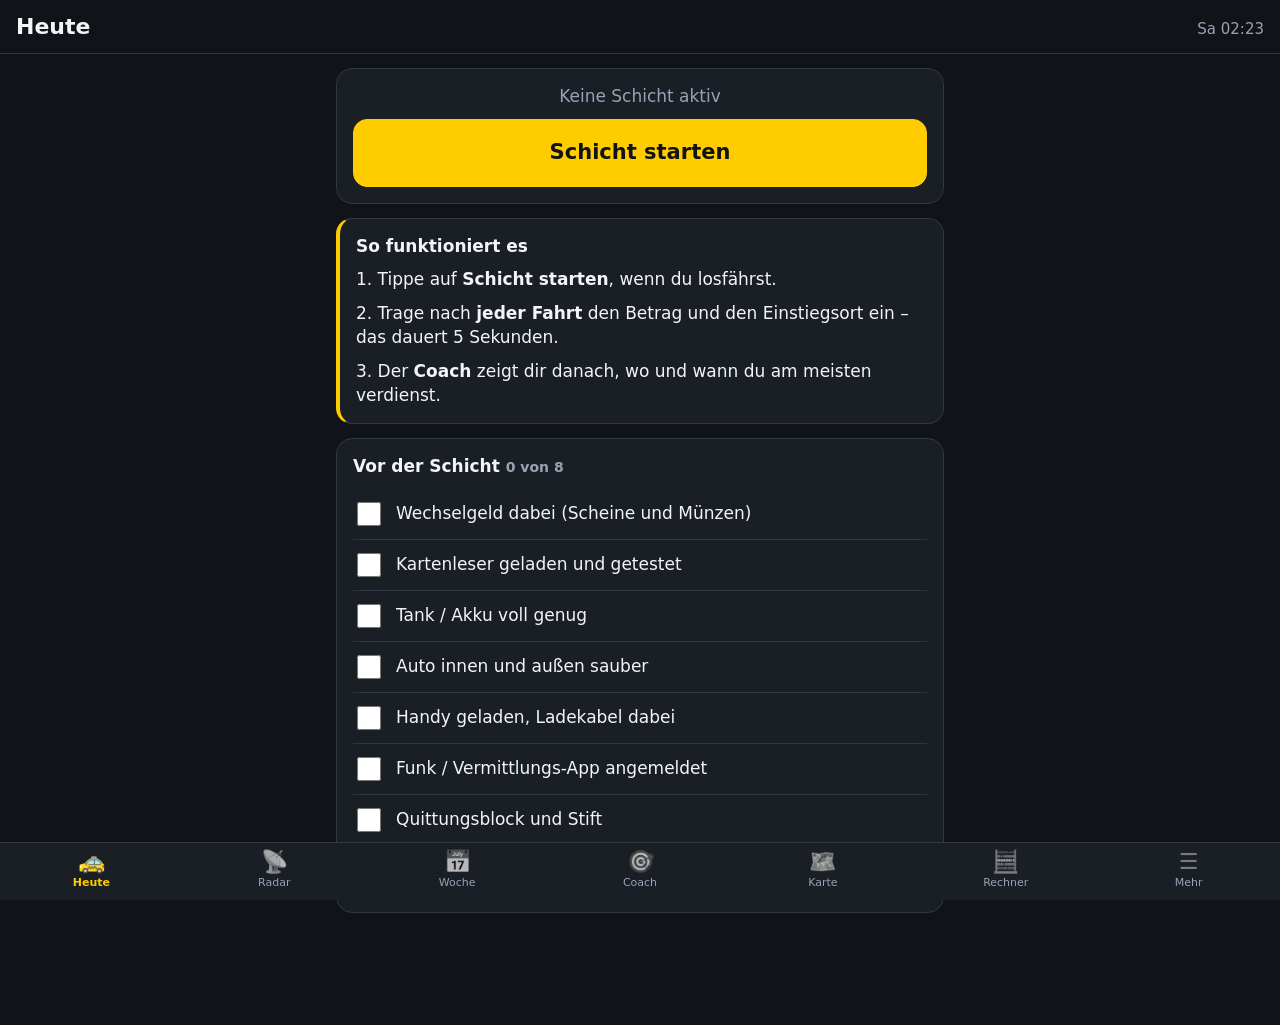
<file: index.html>
<!doctype html>
<html lang="de">
<head>
<meta charset="utf-8">
<meta name="viewport" content="width=device-width, initial-scale=1, viewport-fit=cover">
<meta name="theme-color" content="#101317">
<meta name="apple-mobile-web-app-capable" content="yes">
<title>Taxi Coach</title>
<link rel="manifest" href="manifest.webmanifest">
<link rel="icon" href="icon.svg" type="image/svg+xml">
<link rel="apple-touch-icon" href="apple-touch-icon.png">
<link rel="stylesheet" href="styles.css">
</head>
<body>
<header id="top">
  <h1 id="title">Heute</h1>
  <span id="clock"></span>
</header>

<main id="view"></main>

<nav id="tabs">
  <button data-tab="heute"><span class="ico">🚕</span>Heute</button>
  <button data-tab="radar"><span class="ico">📡</span>Radar</button>
  <button data-tab="woche"><span class="ico">📅</span>Woche</button>
  <button data-tab="coach"><span class="ico">🎯</span>Coach</button>
  <button data-tab="plaetze"><span class="ico">🗺️</span>Karte</button>
  <button data-tab="rechner"><span class="ico">🧮</span>Rechner</button>
  <button data-tab="mehr"><span class="ico">☰</span>Mehr</button>
</nav>

<div id="sheet" class="sheet" hidden>
  <div class="sheet-body" id="sheetBody"></div>
</div>
<div id="toast" hidden></div>

<script src="halteplaetze.js"></script>
<script src="app.js"></script>
</body>
</html>
</file>
<file: styles.css>
:root {
  --bg: #101317;
  --card: #1a1f26;
  --card2: #232a33;
  --line: #2e3742;
  --text: #f2f4f7;
  --muted: #98a2b3;
  --accent: #ffcc00;
  --accent-ink: #101317;
  --good: #3ddc84;
  --warn: #ff9f43;
  --bad: #ff5c5c;
  --radius: 16px;
}

* { box-sizing: border-box; }

html, body {
  margin: 0;
  background: var(--bg);
  color: var(--text);
  font-family: system-ui, -apple-system, "Segoe UI", Roboto, sans-serif;
  font-size: 17px;
  line-height: 1.4;
  -webkit-text-size-adjust: 100%;
}

body { padding-bottom: calc(84px + env(safe-area-inset-bottom)); }

#top {
  position: sticky; top: 0; z-index: 5;
  display: flex; align-items: baseline; justify-content: space-between;
  padding: calc(12px + env(safe-area-inset-top)) 16px 10px;
  background: var(--bg);
  border-bottom: 1px solid var(--line);
}
#top h1 { margin: 0; font-size: 22px; }
#clock { color: var(--muted); font-size: 15px; }

#view { max-width: 640px; margin: 0 auto; padding: 14px 16px; }

.card {
  background: var(--card);
  border: 1px solid var(--line);
  border-radius: var(--radius);
  padding: 16px;
  margin-bottom: 14px;
}
.card h2 { margin: 0 0 10px; font-size: 17px; }
.card h3 { margin: 14px 0 6px; font-size: 15px; color: var(--muted); font-weight: 600; }
.muted { color: var(--muted); }
.small { font-size: 14px; }
.center { text-align: center; }
p { margin: 0 0 10px; }
p:last-child { margin-bottom: 0; }

/* Kennzahlen */
.kpis { display: grid; grid-template-columns: 1fr 1fr; gap: 10px; margin-bottom: 14px; }
.kpi { background: var(--card); border: 1px solid var(--line); border-radius: var(--radius); padding: 12px 14px; }
.kpi .label { color: var(--muted); font-size: 13px; }
.kpi .value { font-size: 26px; font-weight: 700; letter-spacing: -0.5px; }
.kpi.big { grid-column: 1 / -1; }
.kpi.big .value { font-size: 40px; color: var(--accent); }

.bar { height: 12px; background: var(--card2); border-radius: 99px; overflow: hidden; margin: 8px 0 6px; }
.bar > i { display: block; height: 100%; background: var(--accent); border-radius: 99px; }
.bar.done > i { background: var(--good); }

/* Hinweise */
.hint { border-left: 4px solid var(--accent); }
.hint.warn { border-left-color: var(--warn); }
.hint.good { border-left-color: var(--good); }

/* Knöpfe */
.btn {
  display: inline-flex; align-items: center; justify-content: center; gap: 8px;
  min-height: 52px; padding: 0 18px;
  border: 1px solid var(--line); border-radius: 14px;
  background: var(--card2); color: var(--text);
  font: inherit; font-weight: 600; cursor: pointer;
  width: 100%;
}
.btn:active { transform: scale(0.98); }
.btn.primary { background: var(--accent); color: var(--accent-ink); border-color: var(--accent); }
.btn.big { min-height: 68px; font-size: 21px; }
.btn.danger { color: var(--bad); }
.btn.ghost { background: transparent; }
.row { display: flex; gap: 10px; }
.row > * { flex: 1; }
.stack > * + * { margin-top: 10px; }

/* Listen */
.list { list-style: none; margin: 0; padding: 0; }
.list li {
  display: flex; align-items: center; gap: 10px;
  padding: 10px 0; border-bottom: 1px solid var(--line);
}
.list li:last-child { border-bottom: 0; }
.list .grow { flex: 1; min-width: 0; }
.list .sub { color: var(--muted); font-size: 14px; }
.list .amt { font-weight: 700; white-space: nowrap; }
.x {
  border: 0; background: transparent; color: var(--muted);
  font-size: 18px; width: 40px; height: 40px; cursor: pointer; border-radius: 10px;
}
.rank { width: 28px; height: 28px; border-radius: 50%; background: var(--accent); color: var(--accent-ink);
  display: inline-flex; align-items: center; justify-content: center; font-weight: 700; font-size: 14px; flex: none; }

/* Live-Radar */
.radar .ico { font-size: 22px; width: 30px; text-align: center; flex: none; }
.radar.hot { border-color: var(--accent); box-shadow: 0 0 0 1px var(--accent) inset; }
.banner { display: flex; align-items: center; gap: 10px; width: 100%; text-align: left; font: inherit; color: var(--text); cursor: pointer; padding: 12px 14px; }
.banner .more { color: var(--accent); font-weight: 700; white-space: nowrap; }
.banner .sub { color: var(--muted); font-size: 14px; }

/* Woche */
.badge { flex: none; font-size: 11px; font-weight: 700; padding: 3px 7px; border-radius: 99px; margin-top: 2px; }
.badge.gXL { background: var(--bad); color: #fff; }
.badge.gL { background: var(--warn); color: var(--accent-ink); }
.badge.gM { background: var(--card2); color: var(--muted); border: 1px solid var(--line); }
.peak { background: var(--bg); border: 1px solid var(--accent); border-radius: 10px; padding: 8px 10px; font-size: 15px; }
.seg .chip input[type=checkbox] { position: absolute; opacity: 0; inset: 0; }

.list li.ev { display: block; padding: 0; }
.evbtn { display: flex; align-items: flex-start; gap: 10px; width: 100%; padding: 10px 0; border: 0; background: none;
  color: inherit; font: inherit; text-align: left; cursor: pointer; }
.evbtn .grow { display: flex; flex-direction: column; gap: 2px; }
.evbtn .more { color: var(--accent); font-weight: 600; white-space: nowrap; margin-left: 4px; }
.near { background: var(--bg); border: 1px solid var(--line); border-radius: 12px; padding: 8px 10px; margin: 0 0 10px; }
.near .list li { padding: 8px 0; }

.dayplan { background: var(--bg); border: 1px solid var(--line); border-radius: 10px; padding: 8px 10px; margin-bottom: 10px; }
.dayplan .slot { display: flex; gap: 8px; padding: 5px 0; border-top: 1px solid var(--line); font-size: 15px; }
.dayplan .slot:first-of-type { border-top: 0; }
.dayplan .when { flex: none; width: 78px; color: var(--muted); font-size: 14px; }
details.tips-more summary { cursor: pointer; color: var(--accent); font-weight: 600; padding: 8px 0; }
details.tips-more ol { margin-top: 6px; }

/* Karte */
.map { height: calc(100vh - 230px - env(safe-area-inset-bottom)); min-height: 320px; border-radius: 12px; border: 1px solid var(--line); overflow: hidden; background: #1c2026; }
@supports (height: 100dvh) { .map { height: calc(100dvh - 230px - env(safe-area-inset-bottom)); } }
.maptools { display: flex; align-items: center; gap: 10px; margin-bottom: 8px; }
.maptools .muted { line-height: 1.3; font-size: 12px; }
.tiles-dark { filter: brightness(0.7) invert(1) contrast(0.85) hue-rotate(200deg) saturate(0.35); }
.leaflet-container { font: inherit; background: #1c2026; }
.leaflet-popup-content-wrapper, .leaflet-popup-tip { background: var(--card); color: var(--text); border: 1px solid var(--line); }
.leaflet-popup-content { margin: 10px 12px; font-size: 15px; line-height: 1.35; }
.leaflet-container a.leaflet-popup-close-button { color: var(--muted); }
.leaflet-control-attribution { font-size: 10px; background: rgba(16, 19, 23, 0.75) !important; color: var(--muted); }
.leaflet-control-attribution a { color: var(--accent); }
.leaflet-bar a { background: var(--card); color: var(--text); border-color: var(--line); }
.pop .sub { color: var(--muted); font-size: 13px; margin-top: 3px; }
.pop .hot { color: var(--bad); font-size: 13px; font-weight: 700; }
.popbtns { display: flex; gap: 6px; margin-top: 8px; flex-wrap: wrap; }
.popbtns .btn { min-height: 38px; color: var(--text); }
.evicon { font-size: 22px; line-height: 30px; text-align: center; filter: drop-shadow(0 0 2px #000); }
.evicon.soon { font-size: 28px; }
body.mapmode #view { padding-bottom: 0; }

/* Rechner */
.here { display: flex; align-items: center; gap: 10px; padding: 10px 12px; margin-bottom: 12px; background: var(--bg); border: 1px solid var(--line); border-radius: 12px; }
.linkbtn { border: 0; background: none; color: var(--accent); font: inherit; padding: 4px 0; cursor: pointer; text-decoration: underline; text-align: left; }

/* KI-Berater */
.ai-answer { font-size: 18px; margin-bottom: 6px; }
.ai-answer p { margin-bottom: 8px; }
.bad { color: var(--bad); }

/* Halteplätze */
.list.hp li { align-items: flex-start; gap: 6px; }
.x.star { font-size: 24px; color: var(--muted); flex: none; }
.x.star.on { color: var(--accent); }
.btn.route { width: auto; min-height: 44px; padding: 0 12px; font-size: 15px; flex: none; text-decoration: none; }
.list.picks li { border: 0; padding: 4px 0; }
.btn.pick { flex-direction: column; align-items: flex-start; justify-content: center; gap: 2px; padding: 8px 14px; text-align: left; }
.btn.pick .sub { color: var(--muted); font-size: 14px; font-weight: 400; }

/* Formulare */
label.f { display: block; margin-bottom: 12px; }
label.f > span { display: block; color: var(--muted); font-size: 14px; margin-bottom: 4px; }
input[type=text], input[type=number], textarea, select {
  width: 100%; min-height: 52px; padding: 10px 14px;
  background: var(--bg); color: var(--text);
  border: 1px solid var(--line); border-radius: 12px;
  font: inherit;
}
input.money { font-size: 30px; font-weight: 700; text-align: center; }
textarea { min-height: 120px; resize: vertical; }
input:focus, textarea:focus { outline: 2px solid var(--accent); outline-offset: 1px; }

.chips { display: flex; flex-wrap: wrap; gap: 8px; margin-bottom: 12px; }
.chip { position: relative; }
.chip input { position: absolute; opacity: 0; inset: 0; }
.chip span {
  display: inline-flex; align-items: center; min-height: 44px; padding: 0 14px;
  border: 1px solid var(--line); border-radius: 99px; background: var(--card2);
  font-size: 15px; cursor: pointer;
}
.chip input:checked + span { background: var(--accent); color: var(--accent-ink); border-color: var(--accent); font-weight: 600; }
.chip input:focus-visible + span { outline: 2px solid var(--text); }
.seg { display: flex; gap: 8px; margin-bottom: 14px; }
.seg .chip { flex: 1; }
.seg .chip span { width: 100%; justify-content: center; }

/* Checkliste */
.check { display: flex; align-items: center; gap: 12px; padding: 10px 0; border-bottom: 1px solid var(--line); cursor: pointer; }
.check:last-child { border-bottom: 0; }
.check input { width: 24px; height: 24px; accent-color: var(--accent); flex: none; }
.check.done span { color: var(--muted); text-decoration: line-through; }

/* Diagramme */
.days { display: grid; grid-template-columns: repeat(7, 1fr); gap: 6px; align-items: end; height: 140px; }
.day { display: flex; flex-direction: column; align-items: center; height: 100%; gap: 4px; min-height: 0; }
.day .track { flex: 1; width: 100%; min-height: 0; display: flex; align-items: flex-end; }
.day .col { width: 100%; background: var(--accent); border-radius: 6px 6px 2px 2px; min-height: 2px; }
.day .v { min-height: 14px; }
.day .v { font-size: 11px; color: var(--muted); }
.day .d { font-size: 12px; color: var(--muted); }

.heat { display: grid; grid-template-columns: 30px repeat(8, 1fr); gap: 3px; font-size: 11px; }
.heat .h { color: var(--muted); text-align: center; }
.heat .r { color: var(--muted); display: flex; align-items: center; }
.heat .c { aspect-ratio: 1 / 0.8; border-radius: 5px; background: var(--card2);
  display: flex; align-items: center; justify-content: center; color: var(--accent-ink); font-weight: 700; }
.heat .c.empty { color: transparent; }

table.t { width: 100%; border-collapse: collapse; font-size: 15px; }
table.t td, table.t th { padding: 8px 4px; border-bottom: 1px solid var(--line); text-align: right; }
table.t td:first-child, table.t th:first-child { text-align: left; }
table.t th { color: var(--muted); font-weight: 600; font-size: 13px; }
table.t tr:last-child td { border-bottom: 0; }

.result { font-size: 44px; font-weight: 800; color: var(--accent); text-align: center; letter-spacing: -1px; }

/* Untere Leiste */
#tabs {
  position: fixed; left: 0; right: 0; bottom: 0; z-index: 6;
  display: flex;
  background: var(--card);
  border-top: 1px solid var(--line);
  padding-bottom: env(safe-area-inset-bottom);
}
#tabs button {
  flex: 1; min-width: 0; border: 0; background: transparent; color: var(--muted);
  font: inherit; font-size: 11px; padding: 8px 0 10px; cursor: pointer; white-space: nowrap;
  display: flex; flex-direction: column; align-items: center; gap: 2px;
}
#tabs .ico { font-size: 22px; line-height: 1; filter: grayscale(1); opacity: 0.7; }
#tabs button.on { color: var(--accent); font-weight: 700; }
#tabs button.on .ico { filter: none; opacity: 1; }

/* Formular von unten */
.sheet { position: fixed; inset: 0; z-index: 20; background: rgba(0,0,0,0.6); display: flex; align-items: flex-end; }
.sheet[hidden] { display: none; }
.sheet-body {
  width: 100%; max-width: 640px; margin: 0 auto; max-height: 92vh; overflow-y: auto;
  background: var(--card); border-radius: 20px 20px 0 0;
  padding: 18px 16px calc(18px + env(safe-area-inset-bottom));
}
.sheet-body h2 { margin: 0 0 14px; font-size: 20px; }

#toast {
  position: fixed; left: 50%; bottom: calc(100px + env(safe-area-inset-bottom)); transform: translateX(-50%);
  z-index: 30; background: var(--text); color: var(--bg);
  padding: 10px 16px; border-radius: 99px; font-weight: 600; font-size: 15px;
  max-width: 90vw; text-align: center;
}
#toast[hidden] { display: none; }

.phrase b { display: block; }
.phrase { padding: 8px 0; border-bottom: 1px solid var(--line); }
.phrase:last-child { border-bottom: 0; }
ol.tips { margin: 0; padding-left: 22px; }
ol.tips li { margin-bottom: 8px; }

/* Radar: Ende groß, Farbe je Ort, Zeitstrahl */
.c-fb { --c: #3ddc84; }
.c-ar { --c: #ff5c5c; }
.c-me { --c: #4da3ff; }
.c-ko { --c: #b48cff; }
.list li.rv { align-items: flex-start; gap: 12px; }
.rv-time { flex: none; width: 66px; display: flex; flex-direction: column; align-items: center; padding: 6px 0 5px;
  border: 2px solid var(--c); border-radius: 12px; line-height: 1.15; }
.rv-time b { font-size: 21px; letter-spacing: -.3px; }
.rv-time small { font-size: 11px; color: var(--muted); }
.rv.xl .rv-time { background: var(--c); color: #101317; }
.rv.xl .rv-time small { color: #101317; opacity: .75; }
.rv.now .rv-time { background: var(--accent); border-color: var(--accent); color: var(--accent-ink); }
.rv.now .rv-time small { color: var(--accent-ink); font-weight: 700; opacity: 1; }
.rv-tags { display: flex; flex-wrap: wrap; gap: 4px; margin-bottom: 3px; }
.tag { font-size: 11px; font-weight: 700; padding: 2px 7px; border-radius: 99px; color: var(--c); border: 1px solid var(--c); }
.tag.big { background: var(--bad); border-color: var(--bad); color: #fff; }
.rv-title { font-weight: 600; line-height: 1.25; }
.rv:not(.xl) .rv-title { font-weight: 500; font-size: 15px; }

.tl { position: relative; padding-top: 18px; }
.tl-ticks { position: absolute; inset: 0 0 auto 0; height: 100%; pointer-events: none; }
.tl-tick { position: absolute; top: 0; transform: translateX(-50%); font-size: 11px; color: var(--muted); white-space: nowrap; }
.tl-tick::after { content: ''; position: absolute; left: 50%; top: 16px; height: var(--tlh, 400px); border-left: 1px dashed var(--line); }
.tl { overflow: hidden; }
.tl-tick.mid { color: var(--text); font-weight: 700; }
.tl-now { position: absolute; top: 14px; bottom: 0; border-left: 2px solid var(--accent); z-index: 1; }
.tl-row { position: relative; height: 34px; }
.tl-run, .tl-hot { position: absolute; top: 6px; border-radius: 99px; background: var(--c); }
.tl-run { height: 3px; top: 8px; opacity: .45; }
.tl-hot { height: 8px; top: 5px; }
.tl-row.xl .tl-hot { height: 12px; top: 3px; }
.tl-lab { position: absolute; top: 16px; font-size: 12px; font-weight: 600; white-space: nowrap; }
.tl-row.xl .tl-lab { font-weight: 800; top: 17px; }

/* Karte: Top 5, kleine Punkte, Veranstaltungs-Schilder */
.rkicon { display: flex; align-items: center; justify-content: center; }
.rkicon span { width: 30px; height: 30px; border-radius: 50%; background: var(--bad); color: #fff; font-weight: 800; font-size: 16px;
  display: flex; align-items: center; justify-content: center; border: 2px solid #fff; box-shadow: 0 1px 5px rgba(0,0,0,.7); cursor: pointer; }
.evlab { width: 0 !important; height: 0 !important; }
.evl { position: absolute; left: 0; top: 0; transform: translate(-50%, -130%); white-space: nowrap; font-family: inherit; font-weight: 800; font-size: 13px; line-height: 1.2;
  padding: 3px 8px; border-radius: 99px; background: var(--c); color: #101317; border: 2px solid #101317; box-shadow: 0 1px 5px rgba(0,0,0,.7); cursor: pointer; }
.evl.now { background: var(--accent); animation: evpulse 1.2s ease-in-out infinite; }
@keyframes evpulse { 50% { box-shadow: 0 0 0 8px rgba(255,204,0,.35); } }
.lg-rk { display: inline-flex; width: 17px; height: 17px; border-radius: 50%; background: var(--bad); color: #fff; font-size: 11px;
  align-items: center; justify-content: center; vertical-align: -3px; }
.lg-d { display: inline-block; width: 10px; height: 10px; border-radius: 50%; background: var(--c); vertical-align: -1px; }
.maptools .muted, .maplegend { font-size: 13px !important; }
.topnow { margin-top: 12px; }
.list li.tp { padding: 0; }
.toprow { display: flex; align-items: center; gap: 10px; width: 100%; padding: 10px 0; border: 0; background: none;
  color: inherit; font: inherit; text-align: left; cursor: pointer; }
.toprow .grow { display: flex; flex-direction: column; gap: 2px; min-width: 0; }
.toprow .sub { color: var(--muted); font-size: 14px; }
.toprow .more { color: var(--accent); font-weight: 600; white-space: nowrap; font-size: 14px; }
.rank.hot { background: var(--bad); color: #fff; }
.map { height: calc(100vh - 330px); min-height: 300px; }
@supports (height: 100dvh) { .map { height: calc(100dvh - 330px); } }

/* Weihnachtsmärkte und persönlicher Plan */
.c-wm { --c: #2bc4b4; }
.pop .mine { color: var(--accent); }
.rank.star { background: none; font-size: 18px; }
table.plan td { text-align: left; vertical-align: top; line-height: 1.25; }
table.plan th { text-align: left; }
table.plan td.cur { outline: 2px solid var(--accent); outline-offset: -2px; border-radius: 8px; }
table.plan .eurh { color: var(--good); font-weight: 700; }

/* Karte aufgeräumt */
.rkicon span { width: 26px; height: 26px; font-size: 14px; }
.evl i { font-style: normal; }
.evl b { margin-left: 4px; }
.evl.mini { padding: 2px 4px; font-size: 12px; }
.evl.mini b { display: none; }
.mapwrap { position: relative; }
.mapfab { position: absolute; right: 10px; top: 10px; z-index: 500; width: 44px; height: 44px; border-radius: 50%;
  border: 1px solid var(--line); background: var(--card); color: var(--text); font-size: 20px; cursor: pointer; box-shadow: 0 2px 8px rgba(0,0,0,.5); }
.maplegend { margin: 6px 2px 0; line-height: 1.5; }
.map { height: calc(100vh - 290px); }
@supports (height: 100dvh) { .map { height: calc(100dvh - 290px); } }
.leaflet-container { background: #0e1114; }
.far .m-std { display: none; }
.mov .rkicon span { width: 26px; height: 26px; }
.tiles-calm { filter: invert(1) hue-rotate(180deg) grayscale(0.85) brightness(0.62) contrast(0.85); opacity: .75; }

/* Halteplätze deutlicher */
.leaflet-tooltip.hplab { background: rgba(14,17,20,.85); border: 0; color: #e6eaef; font-weight: 700; font-size: 12px; padding: 1px 6px; border-radius: 6px; box-shadow: none; }
.leaflet-tooltip.hplab::before { display: none; }
#map:not(.names) .hplab { display: none; }
.m-std { fill: #e6eaef; }
.m-note { fill: #7d8796; }
.mk { stroke: #0b0d10; stroke-width: calc(var(--sw, 1.5px) * 1.4); }
.mname { display: none; font-size: var(--fs, 13px); font-weight: 700; fill: #e6eaef; paint-order: stroke; stroke: #0e1114; stroke-width: calc(var(--sw, 1.5px) * 2.5);
  dominant-baseline: central; pointer-events: none; }
.names .mname { display: inline; }
.far .mname { display: none; }
</file>
